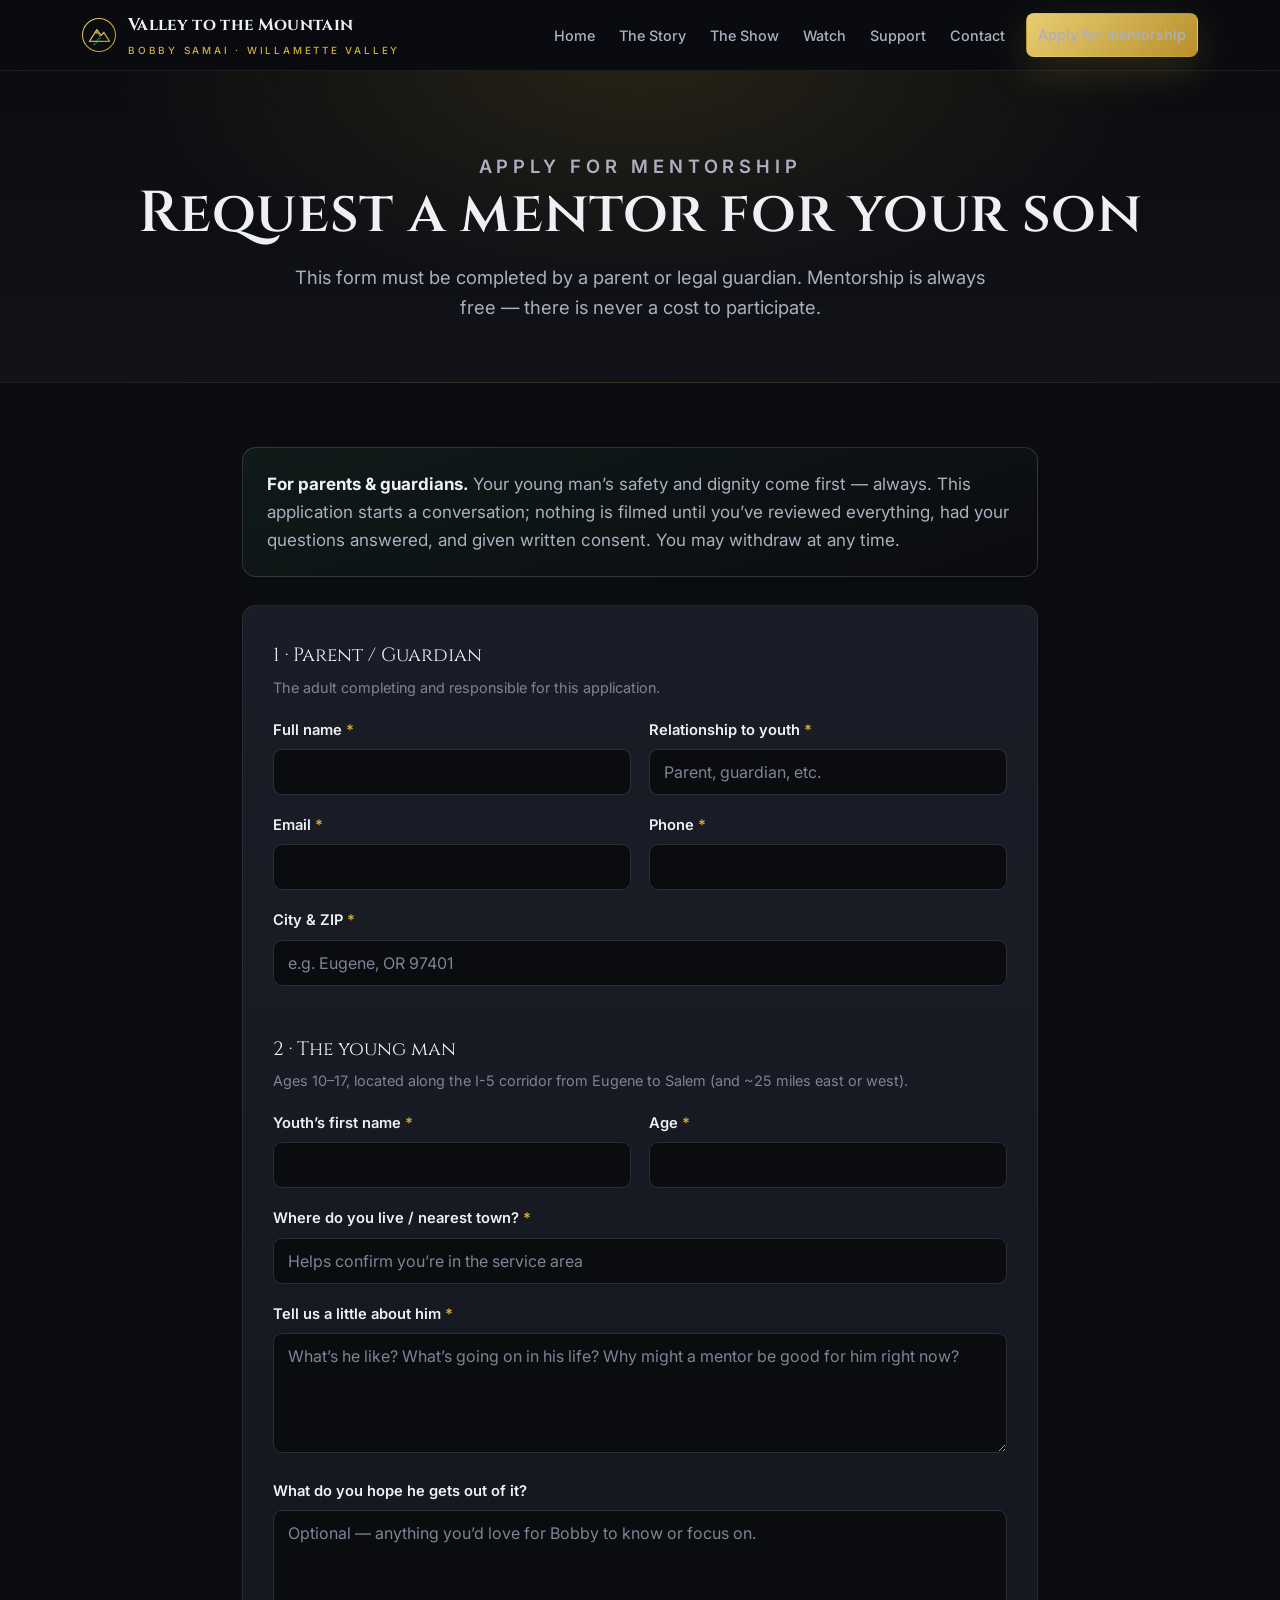
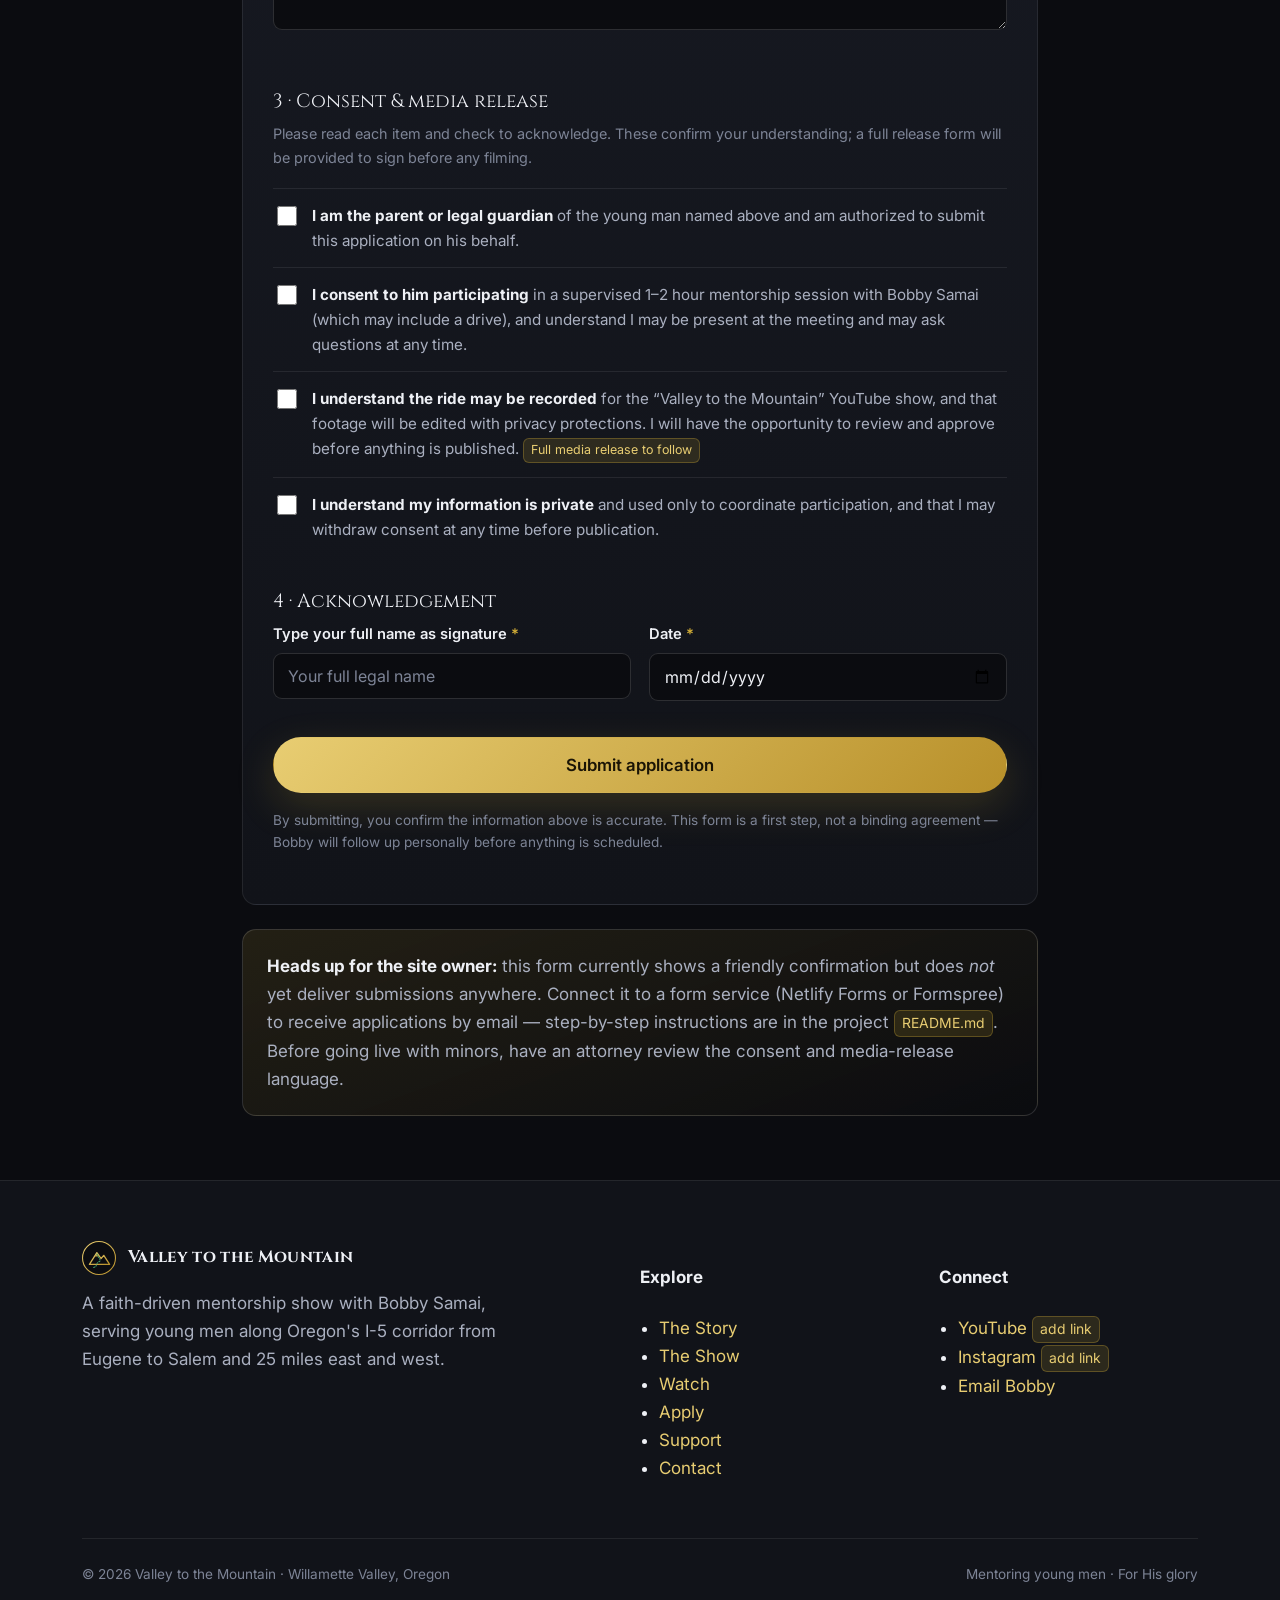
<file: apply.html>
<!DOCTYPE html>
<html lang="en">
<head>
  <meta charset="UTF-8" />
  <meta name="viewport" content="width=device-width, initial-scale=1.0" />
  <title>Apply for mentorship — Valley to the Mountain</title>
  <meta name="description" content="Parents and guardians: apply for your young man to be a guest on Valley to the Mountain. Includes consent and media-release acknowledgements." />
  <meta name="theme-color" content="#0b0c10" />
  <link rel="icon" href="assets/logo.svg" type="image/svg+xml" />
  <link rel="preconnect" href="https://fonts.googleapis.com" />
  <link rel="preconnect" href="https://fonts.gstatic.com" crossorigin />
  <link href="https://fonts.googleapis.com/css2?family=Cinzel:wght@500;600;700&family=Inter:wght@400;500;600;700&display=swap" rel="stylesheet" />
  <link rel="stylesheet" href="css/styles.css" />
</head>
<body>
  <a class="skip-link" href="#main">Skip to content</a>

  <header class="site-header">
    <div class="wrap">
      <nav class="nav" aria-label="Primary">
        <a class="brand" href="index.html">
          <img class="brand__mark" src="assets/logo.svg" alt="" />
          <span class="brand__name">Valley to the Mountain<small>Bobby Samai · Willamette Valley</small></span>
        </a>
        <button class="nav__toggle" aria-label="Toggle menu" aria-expanded="false" aria-controls="nav-links">
          <span></span><span></span><span></span>
        </button>
        <ul class="nav__links" id="nav-links">
          <li><a href="index.html">Home</a></li>
          <li><a href="story.html">The Story</a></li>
          <li><a href="show.html">The Show</a></li>
          <li><a href="episodes.html">Watch</a></li>
          <li><a href="support.html">Support</a></li>
          <li><a href="contact.html">Contact</a></li>
          <li class="nav__cta"><a class="btn btn--gold" href="apply.html">Apply for mentorship</a></li>
        </ul>
      </nav>
    </div>
  </header>

  <main id="main">
    <section class="page-head">
      <div class="wrap">
        <p class="eyebrow">Apply for mentorship</p>
        <h1>Request a mentor for your son</h1>
        <p>This form must be completed by a parent or legal guardian. Mentorship is always free — there is never a cost to participate.</p>
      </div>
    </section>

    <section class="section section--tight">
      <div class="wrap" style="max-width:840px;">

        <div class="notice reveal" style="margin-bottom:28px;">
          <strong>For parents &amp; guardians.</strong> Your young man’s safety and dignity come first — always. This application starts a conversation; nothing is filmed until you’ve reviewed everything, had your questions answered, and given written consent. You may withdraw at any time.
        </div>

        <!-- SUCCESS STATE -->
        <div class="form-success reveal" data-form-success role="status">
          <h2 class="h-md">Thank you — your application is in. 🙏</h2>
          <p class="muted" style="margin:0;">Bobby will personally review it and reach out to you using the contact details you provided. Keep an eye on your email and phone.</p>
          <p style="margin-top:18px;"><a class="btn btn--ghost" href="index.html">Back to home</a></p>
        </div>

        <!-- FORM -->
        <form class="form reveal" data-app-form data-demo="true" name="show-application" method="POST" novalidate>
          <!-- When using Netlify Forms, uncomment netlify attributes in README and this honeypot -->
          <p hidden><label>Don’t fill this out: <input name="bot-field" /></label></p>

          <!-- GUARDIAN -->
          <fieldset class="fieldset">
            <legend>1 · Parent / Guardian</legend>
            <p class="fieldset__hint">The adult completing and responsible for this application.</p>
            <div class="row">
              <div class="field">
                <label for="g-name">Full name <span class="req">*</span></label>
                <input id="g-name" name="guardian_name" type="text" autocomplete="name" required />
              </div>
              <div class="field">
                <label for="g-rel">Relationship to youth <span class="req">*</span></label>
                <input id="g-rel" name="guardian_relationship" type="text" placeholder="Parent, guardian, etc." required />
              </div>
            </div>
            <div class="row">
              <div class="field">
                <label for="g-email">Email <span class="req">*</span></label>
                <input id="g-email" name="guardian_email" type="email" autocomplete="email" required />
              </div>
              <div class="field">
                <label for="g-phone">Phone <span class="req">*</span></label>
                <input id="g-phone" name="guardian_phone" type="tel" autocomplete="tel" required />
              </div>
            </div>
            <div class="field">
              <label for="g-city">City &amp; ZIP <span class="req">*</span></label>
              <input id="g-city" name="guardian_location" type="text" placeholder="e.g. Eugene, OR 97401" required />
            </div>
          </fieldset>

          <!-- YOUTH -->
          <fieldset class="fieldset">
            <legend>2 · The young man</legend>
            <p class="fieldset__hint">Ages 10–17, located along the I-5 corridor from Eugene to Salem (and ~25 miles east or west).</p>
            <div class="row">
              <div class="field">
                <label for="y-name">Youth’s first name <span class="req">*</span></label>
                <input id="y-name" name="youth_first_name" type="text" required />
              </div>
              <div class="field">
                <label for="y-age">Age <span class="req">*</span></label>
                <input id="y-age" name="youth_age" type="number" min="10" max="17" required />
              </div>
            </div>
            <div class="field">
              <label for="y-area">Where do you live / nearest town? <span class="req">*</span></label>
              <input id="y-area" name="youth_area" type="text" placeholder="Helps confirm you’re in the service area" required />
            </div>
            <div class="field">
              <label for="y-about">Tell us a little about him <span class="req">*</span></label>
              <textarea id="y-about" name="youth_about" placeholder="What’s he like? What’s going on in his life? Why might a mentor be good for him right now?" required></textarea>
            </div>
            <div class="field">
              <label for="y-hope">What do you hope he gets out of it?</label>
              <textarea id="y-hope" name="youth_hopes" placeholder="Optional — anything you’d love for Bobby to know or focus on."></textarea>
            </div>
          </fieldset>

          <!-- CONSENT -->
          <fieldset class="fieldset">
            <legend>3 · Consent &amp; media release</legend>
            <p class="fieldset__hint">Please read each item and check to acknowledge. These confirm your understanding; a full release form will be provided to sign before any filming.</p>

            <div class="consent">
              <input id="c-guardian" name="consent_guardian" type="checkbox" required />
              <label for="c-guardian"><strong>I am the parent or legal guardian</strong> of the young man named above and am authorized to submit this application on his behalf.</label>
            </div>
            <div class="consent">
              <input id="c-ride" name="consent_ride" type="checkbox" required />
              <label for="c-ride"><strong>I consent to him participating</strong> in a supervised 1–2 hour mentorship session with Bobby Samai (which may include a drive), and understand I may be present at the meeting and may ask questions at any time.</label>
            </div>
            <div class="consent">
              <input id="c-media" name="consent_media" type="checkbox" required />
              <label for="c-media"><strong>I understand the ride may be recorded</strong> for the “Valley to the Mountain” YouTube show, and that footage will be edited with privacy protections. I will have the opportunity to review and approve before anything is published. <span class="placeholder-tag">Full media release to follow</span></label>
            </div>
            <div class="consent">
              <input id="c-privacy" name="consent_privacy" type="checkbox" required />
              <label for="c-privacy"><strong>I understand my information is private</strong> and used only to coordinate participation, and that I may withdraw consent at any time before publication.</label>
            </div>
          </fieldset>

          <!-- SIGNATURE -->
          <fieldset class="fieldset" style="margin-bottom:18px;">
            <legend>4 · Acknowledgement</legend>
            <div class="row">
              <div class="field">
                <label for="sig">Type your full name as signature <span class="req">*</span></label>
                <input id="sig" name="guardian_signature" type="text" placeholder="Your full legal name" required />
              </div>
              <div class="field">
                <label for="sig-date">Date <span class="req">*</span></label>
                <input id="sig-date" name="signature_date" type="date" required />
              </div>
            </div>
          </fieldset>

          <button class="btn btn--gold btn--block btn--lg" type="submit">Submit application</button>
          <p class="form__note">By submitting, you confirm the information above is accurate. This form is a first step, not a binding agreement — Bobby will follow up personally before anything is scheduled.</p>
        </form>

        <div class="notice notice--gold reveal" style="margin-top:24px;">
          <strong>Heads up for the site owner:</strong> this form currently shows a friendly confirmation but does <em>not</em> yet deliver submissions anywhere. Connect it to a form service (Netlify Forms or Formspree) to receive applications by email — step-by-step instructions are in the project <span class="placeholder-tag">README.md</span>. Before going live with minors, have an attorney review the consent and media-release language.
        </div>

      </div>
    </section>
  </main>

  <footer class="site-footer">
    <div class="wrap">
      <div class="footer__grid">
        <div>
          <div class="footer__brand">
            <img class="brand__mark" src="assets/logo.svg" alt="" />
            <span class="brand" style="gap:0;">Valley to the Mountain</span>
          </div>
          <p class="muted" style="max-width:42ch;">A faith-driven mentorship show with Bobby Samai, serving young men along Oregon's I-5 corridor from Eugene to Salem and 25 miles east and west.</p>
        </div>
        <div>
          <h4>Explore</h4>
          <ul>
            <li><a href="story.html">The Story</a></li>
            <li><a href="show.html">The Show</a></li>
            <li><a href="episodes.html">Watch</a></li>
            <li><a href="apply.html">Apply</a></li>
            <li><a href="support.html">Support</a></li>
            <li><a href="contact.html">Contact</a></li>
          </ul>
        </div>
        <div>
          <h4>Connect</h4>
          <ul>
            <li><a href="#" data-social="youtube">YouTube <span class="placeholder-tag">add link</span></a></li>
            <li><a href="#" data-social="instagram">Instagram <span class="placeholder-tag">add link</span></a></li>
            <li><a href="mailto:bsamaix@gmail.com">Email Bobby</a></li>
          </ul>
        </div>
      </div>
      <div class="footer__bottom">
        <span>© <span data-year>2026</span> Valley to the Mountain · Willamette Valley, Oregon</span>
        <span>Mentoring young men · For His glory</span>
      </div>
    </div>
  </footer>

  <script src="js/main.js"></script>
</body>
</html>
</file>
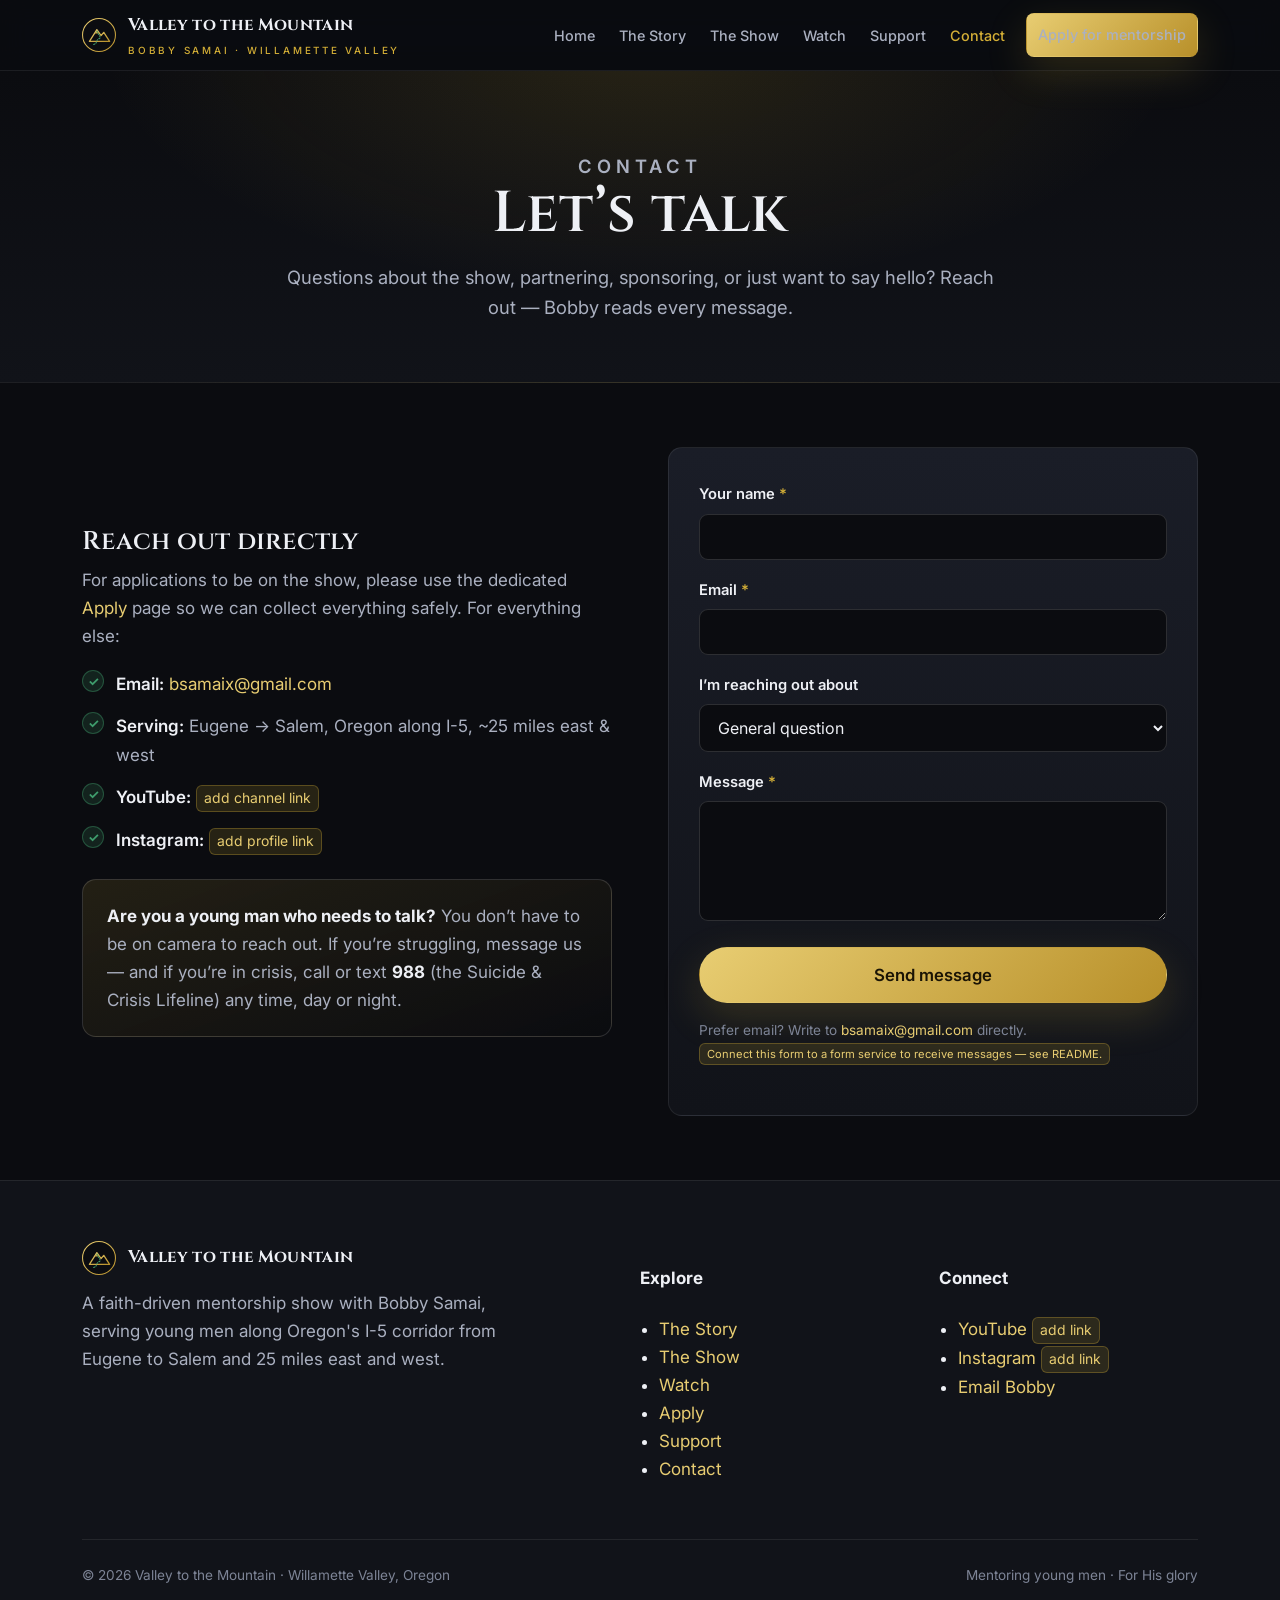
<file: contact.html>
<!DOCTYPE html>
<html lang="en">
<head>
  <meta charset="UTF-8" />
  <meta name="viewport" content="width=device-width, initial-scale=1.0" />
  <title>Contact — Valley to the Mountain</title>
  <meta name="description" content="Get in touch with Bobby Samai and the Valley to the Mountain team — for families, partners, sponsors, and supporters." />
  <meta name="theme-color" content="#0b0c10" />
  <link rel="icon" href="assets/logo.svg" type="image/svg+xml" />
  <link rel="preconnect" href="https://fonts.googleapis.com" />
  <link rel="preconnect" href="https://fonts.gstatic.com" crossorigin />
  <link href="https://fonts.googleapis.com/css2?family=Cinzel:wght@500;600;700&family=Inter:wght@400;500;600;700&display=swap" rel="stylesheet" />
  <link rel="stylesheet" href="css/styles.css" />
</head>
<body>
  <a class="skip-link" href="#main">Skip to content</a>

  <header class="site-header">
    <div class="wrap">
      <nav class="nav" aria-label="Primary">
        <a class="brand" href="index.html">
          <img class="brand__mark" src="assets/logo.svg" alt="" />
          <span class="brand__name">Valley to the Mountain<small>Bobby Samai · Willamette Valley</small></span>
        </a>
        <button class="nav__toggle" aria-label="Toggle menu" aria-expanded="false" aria-controls="nav-links">
          <span></span><span></span><span></span>
        </button>
        <ul class="nav__links" id="nav-links">
          <li><a href="index.html">Home</a></li>
          <li><a href="story.html">The Story</a></li>
          <li><a href="show.html">The Show</a></li>
          <li><a href="episodes.html">Watch</a></li>
          <li><a href="support.html">Support</a></li>
          <li><a href="contact.html" class="active">Contact</a></li>
          <li class="nav__cta"><a class="btn btn--gold" href="apply.html">Apply for mentorship</a></li>
        </ul>
      </nav>
    </div>
  </header>

  <main id="main">
    <section class="page-head">
      <div class="wrap">
        <p class="eyebrow">Contact</p>
        <h1>Let’s talk</h1>
        <p>Questions about the show, partnering, sponsoring, or just want to say hello? Reach out — Bobby reads every message.</p>
      </div>
    </section>

    <section class="section section--tight">
      <div class="wrap">
        <div class="split">
          <div class="reveal">
            <h2 class="h-md">Reach out directly</h2>
            <p class="muted">For applications to be on the show, please use the dedicated <a href="apply.html">Apply</a> page so we can collect everything safely. For everything else:</p>
            <ul class="checks" style="margin-top:20px;">
              <li><strong>Email:</strong> <a href="mailto:bsamaix@gmail.com">bsamaix@gmail.com</a></li>
              <li><strong>Serving:</strong> Eugene → Salem, Oregon along I-5, ~25 miles east &amp; west</li>
              <li><strong>YouTube:</strong> <span class="placeholder-tag">add channel link</span></li>
              <li><strong>Instagram:</strong> <span class="placeholder-tag">add profile link</span></li>
            </ul>
            <div class="notice notice--gold" style="margin-top:24px;">
              <strong>Are you a young man who needs to talk?</strong> You don’t have to be on camera to reach out. If you’re struggling, message us — and if you’re in crisis, call or text <strong>988</strong> (the Suicide &amp; Crisis Lifeline) any time, day or night.
            </div>
          </div>

          <div class="reveal">
            <form class="form" name="contact" method="POST" novalidate>
              <div class="field">
                <label for="c-name">Your name <span class="req">*</span></label>
                <input id="c-name" name="name" type="text" autocomplete="name" required />
              </div>
              <div class="field">
                <label for="c-email">Email <span class="req">*</span></label>
                <input id="c-email" name="email" type="email" autocomplete="email" required />
              </div>
              <div class="field">
                <label for="c-topic">I’m reaching out about</label>
                <select id="c-topic" name="topic">
                  <option>General question</option>
                  <option>Being on the show</option>
                  <option>Partnering / sponsoring</option>
                  <option>Supporting / giving</option>
                  <option>Media / press</option>
                  <option>Something else</option>
                </select>
              </div>
              <div class="field">
                <label for="c-msg">Message <span class="req">*</span></label>
                <textarea id="c-msg" name="message" required></textarea>
              </div>
              <button class="btn btn--gold btn--block btn--lg" type="submit">Send message</button>
              <p class="form__note">Prefer email? Write to <a href="mailto:bsamaix@gmail.com">bsamaix@gmail.com</a> directly. <span class="placeholder-tag">Connect this form to a form service to receive messages — see README.</span></p>
            </form>
          </div>
        </div>
      </div>
    </section>
  </main>

  <footer class="site-footer">
    <div class="wrap">
      <div class="footer__grid">
        <div>
          <div class="footer__brand">
            <img class="brand__mark" src="assets/logo.svg" alt="" />
            <span class="brand" style="gap:0;">Valley to the Mountain</span>
          </div>
          <p class="muted" style="max-width:42ch;">A faith-driven mentorship show with Bobby Samai, serving young men along Oregon's I-5 corridor from Eugene to Salem and 25 miles east and west.</p>
        </div>
        <div>
          <h4>Explore</h4>
          <ul>
            <li><a href="story.html">The Story</a></li>
            <li><a href="show.html">The Show</a></li>
            <li><a href="episodes.html">Watch</a></li>
            <li><a href="apply.html">Apply</a></li>
            <li><a href="support.html">Support</a></li>
            <li><a href="contact.html">Contact</a></li>
          </ul>
        </div>
        <div>
          <h4>Connect</h4>
          <ul>
            <li><a href="#" data-social="youtube">YouTube <span class="placeholder-tag">add link</span></a></li>
            <li><a href="#" data-social="instagram">Instagram <span class="placeholder-tag">add link</span></a></li>
            <li><a href="mailto:bsamaix@gmail.com">Email Bobby</a></li>
          </ul>
        </div>
      </div>
      <div class="footer__bottom">
        <span>© <span data-year>2026</span> Valley to the Mountain · Willamette Valley, Oregon</span>
        <span>Mentoring young men · For His glory</span>
      </div>
    </div>
  </footer>

  <script src="js/main.js"></script>
</body>
</html>
</file>
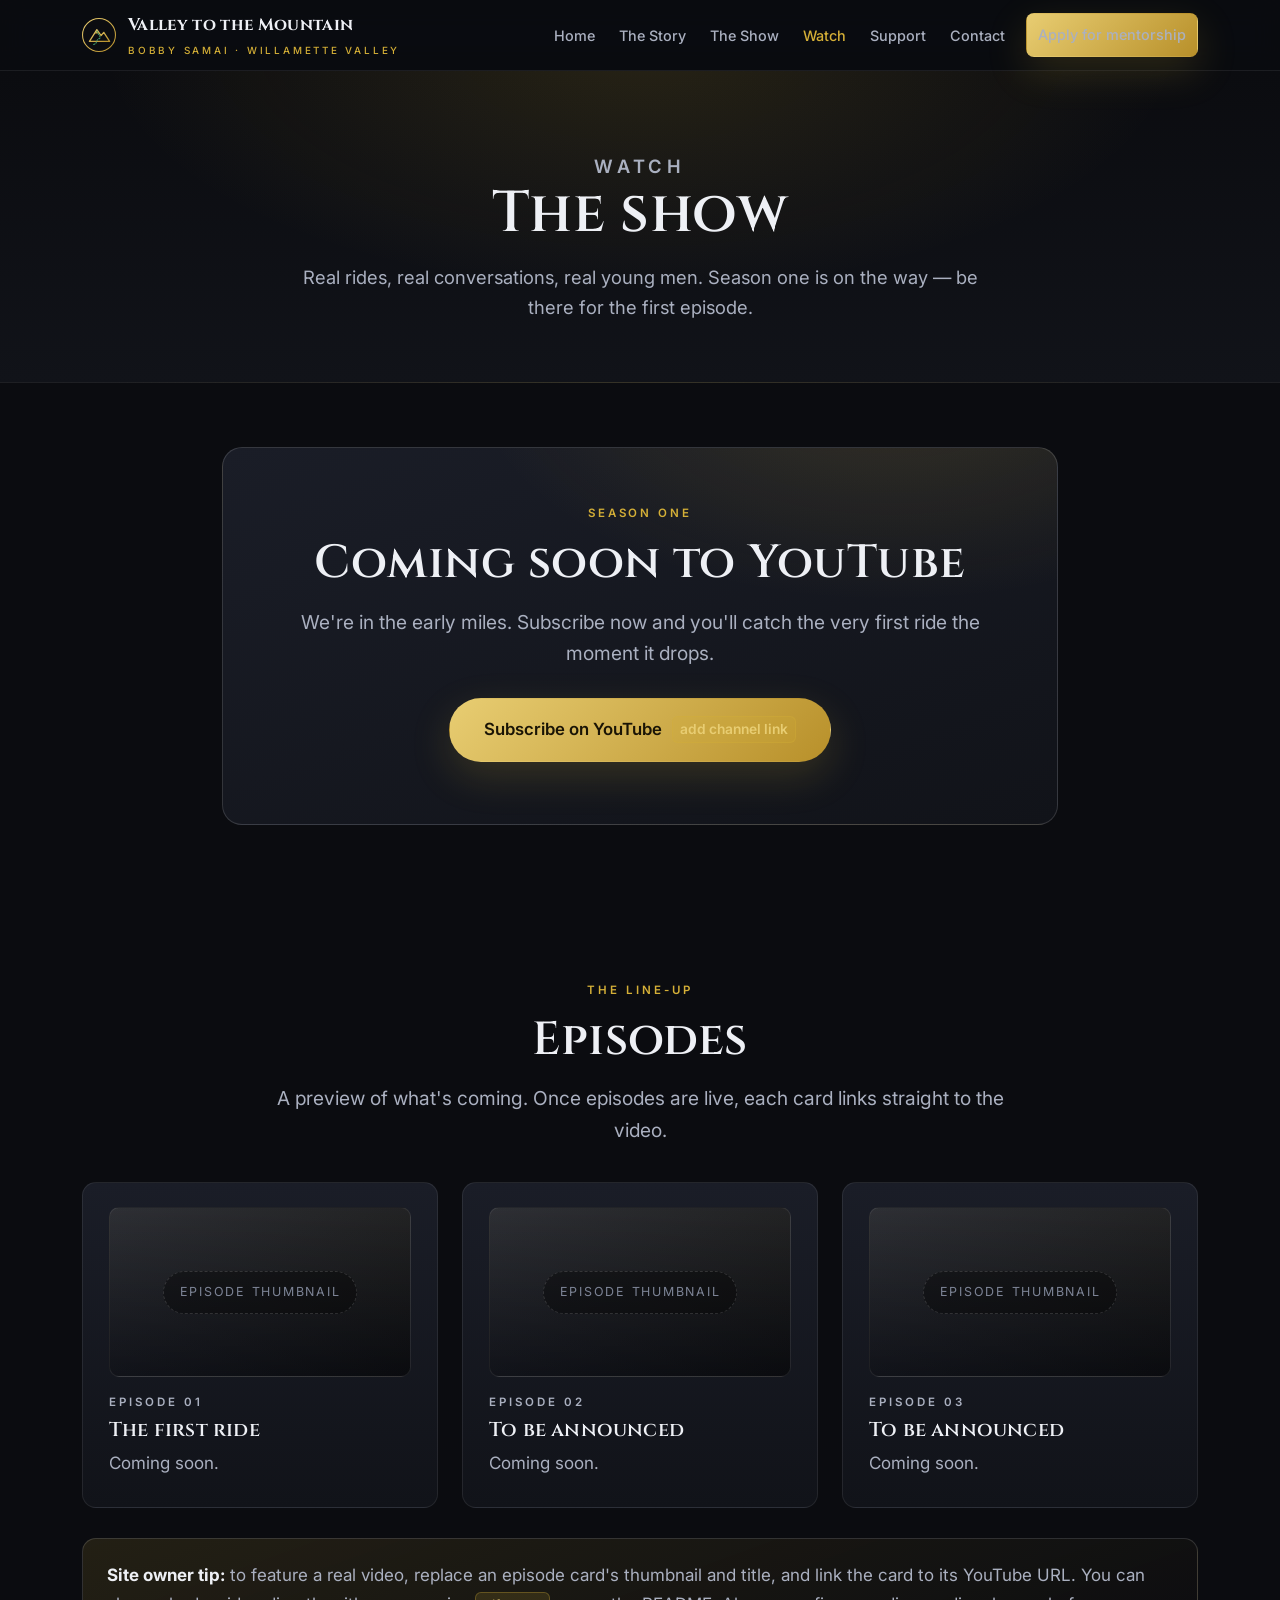
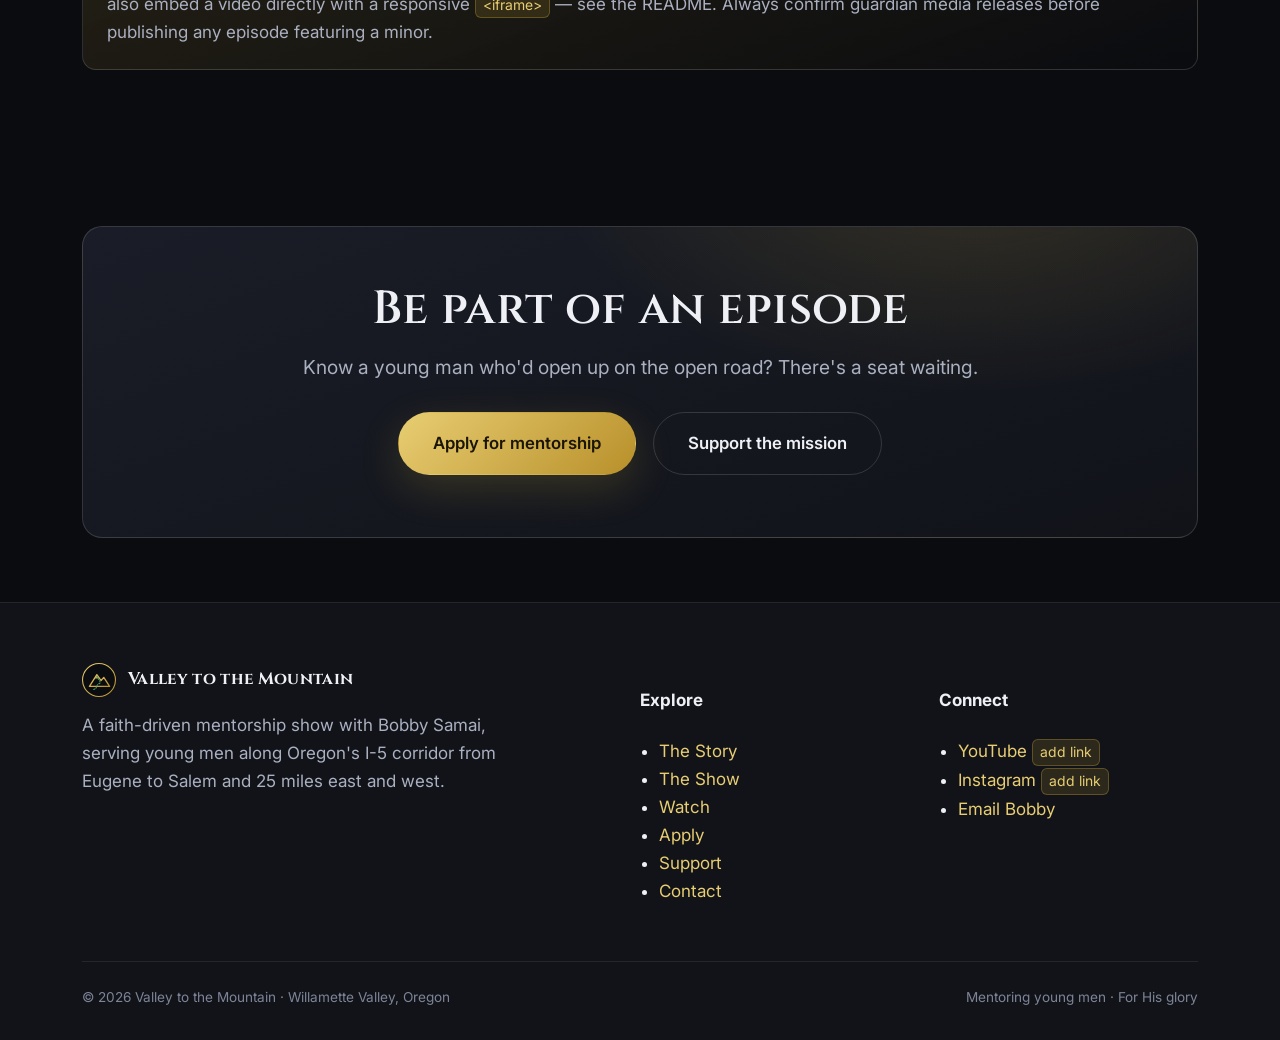
<file: episodes.html>
<!DOCTYPE html>
<html lang="en">
<head>
  <meta charset="UTF-8" />
  <meta name="viewport" content="width=device-width, initial-scale=1.0" />
  <title>Watch — Episodes | Valley to the Mountain</title>
  <meta name="description" content="Watch Valley to the Mountain — real conversations with young men from Oregon's Willamette Valley, from behind the wheel of a Lamborghini Huracán. Season one coming soon." />
  <meta name="theme-color" content="#0b0c10" />
  <link rel="icon" href="assets/logo.svg" type="image/svg+xml" />
  <link rel="preconnect" href="https://fonts.googleapis.com" />
  <link rel="preconnect" href="https://fonts.gstatic.com" crossorigin />
  <link href="https://fonts.googleapis.com/css2?family=Cinzel:wght@500;600;700&family=Inter:wght@400;500;600;700&display=swap" rel="stylesheet" />
  <link rel="stylesheet" href="css/styles.css" />
</head>
<body>
  <a class="skip-link" href="#main">Skip to content</a>

  <header class="site-header">
    <div class="wrap">
      <nav class="nav" aria-label="Primary">
        <a class="brand" href="index.html">
          <img class="brand__mark" src="assets/logo.svg" alt="" />
          <span class="brand__name">Valley to the Mountain<small>Bobby Samai · Willamette Valley</small></span>
        </a>
        <button class="nav__toggle" aria-label="Toggle menu" aria-expanded="false" aria-controls="nav-links">
          <span></span><span></span><span></span>
        </button>
        <ul class="nav__links" id="nav-links">
          <li><a href="index.html">Home</a></li>
          <li><a href="story.html">The Story</a></li>
          <li><a href="show.html">The Show</a></li>
          <li><a href="episodes.html" class="active">Watch</a></li>
          <li><a href="support.html">Support</a></li>
          <li><a href="contact.html">Contact</a></li>
          <li class="nav__cta"><a class="btn btn--gold" href="apply.html">Apply for mentorship</a></li>
        </ul>
      </nav>
    </div>
  </header>

  <main id="main">
    <section class="page-head">
      <div class="wrap">
        <p class="eyebrow">Watch</p>
        <h1>The show</h1>
        <p>Real rides, real conversations, real young men. Season one is on the way — be there for the first episode.</p>
      </div>
    </section>

    <!-- COMING SOON -->
    <section class="section section--tight">
      <div class="wrap" style="max-width:880px;">
        <div class="panel cta-band reveal">
          <p class="eyebrow">Season one</p>
          <h2 class="h-lg">Coming soon to YouTube</h2>
          <p class="lead" style="margin:0 auto 22px;">We're in the early miles. Subscribe now and you'll catch the very first ride the moment it drops.</p>
          <a class="btn btn--gold btn--lg" href="#" data-social="youtube">Subscribe on YouTube <span class="placeholder-tag">add channel link</span></a>
        </div>
      </div>
    </section>

    <!-- EPISODE PLACEHOLDERS -->
    <section class="section">
      <div class="wrap">
        <div class="center" style="margin-bottom:36px;">
          <p class="eyebrow reveal">The line-up</p>
          <h2 class="h-lg reveal">Episodes</h2>
          <p class="lead reveal" style="margin:0 auto;">A preview of what's coming. Once episodes are live, each card links straight to the video.</p>
        </div>
        <div class="grid grid--3">
          <article class="card reveal">
            <div class="split__media" style="min-height:170px; border-radius:10px; margin:-6px 0 16px;"><span class="media-note">Episode thumbnail</span></div>
            <p class="eyebrow" style="margin-bottom:6px;">Episode 01</p>
            <h3>The first ride</h3>
            <p>Coming soon.</p>
          </article>
          <article class="card reveal">
            <div class="split__media" style="min-height:170px; border-radius:10px; margin:-6px 0 16px;"><span class="media-note">Episode thumbnail</span></div>
            <p class="eyebrow" style="margin-bottom:6px;">Episode 02</p>
            <h3>To be announced</h3>
            <p>Coming soon.</p>
          </article>
          <article class="card reveal">
            <div class="split__media" style="min-height:170px; border-radius:10px; margin:-6px 0 16px;"><span class="media-note">Episode thumbnail</span></div>
            <p class="eyebrow" style="margin-bottom:6px;">Episode 03</p>
            <h3>To be announced</h3>
            <p>Coming soon.</p>
          </article>
        </div>
        <div class="notice notice--gold reveal" style="margin-top:30px;">
          <strong>Site owner tip:</strong> to feature a real video, replace an episode card's thumbnail and title, and link the card to its YouTube URL. You can also embed a video directly with a responsive <span class="placeholder-tag">&lt;iframe&gt;</span> — see the README. Always confirm guardian media releases before publishing any episode featuring a minor.
        </div>
      </div>
    </section>

    <!-- CTA -->
    <section class="section section--tight">
      <div class="wrap">
        <div class="panel cta-band reveal">
          <h2 class="h-lg">Be part of an episode</h2>
          <p class="lead" style="margin:0 auto 22px;">Know a young man who'd open up on the open road? There's a seat waiting.</p>
          <a class="btn btn--gold btn--lg" href="apply.html">Apply for mentorship</a>
          <a class="btn btn--ghost btn--lg" href="support.html">Support the mission</a>
        </div>
      </div>
    </section>
  </main>

  <footer class="site-footer">
    <div class="wrap">
      <div class="footer__grid">
        <div>
          <div class="footer__brand">
            <img class="brand__mark" src="assets/logo.svg" alt="" />
            <span class="brand" style="gap:0;">Valley to the Mountain</span>
          </div>
          <p class="muted" style="max-width:42ch;">A faith-driven mentorship show with Bobby Samai, serving young men along Oregon's I-5 corridor from Eugene to Salem and 25 miles east and west.</p>
        </div>
        <div>
          <h4>Explore</h4>
          <ul>
            <li><a href="story.html">The Story</a></li>
            <li><a href="show.html">The Show</a></li>
            <li><a href="episodes.html">Watch</a></li>
            <li><a href="apply.html">Apply</a></li>
            <li><a href="support.html">Support</a></li>
            <li><a href="contact.html">Contact</a></li>
          </ul>
        </div>
        <div>
          <h4>Connect</h4>
          <ul>
            <li><a href="#" data-social="youtube">YouTube <span class="placeholder-tag">add link</span></a></li>
            <li><a href="#" data-social="instagram">Instagram <span class="placeholder-tag">add link</span></a></li>
            <li><a href="mailto:bsamaix@gmail.com">Email Bobby</a></li>
          </ul>
        </div>
      </div>
      <div class="footer__bottom">
        <span>© <span data-year>2026</span> Valley to the Mountain · Willamette Valley, Oregon</span>
        <span>Mentoring young men · For His glory</span>
      </div>
    </div>
  </footer>

  <script src="js/main.js"></script>
</body>
</html>
</file>
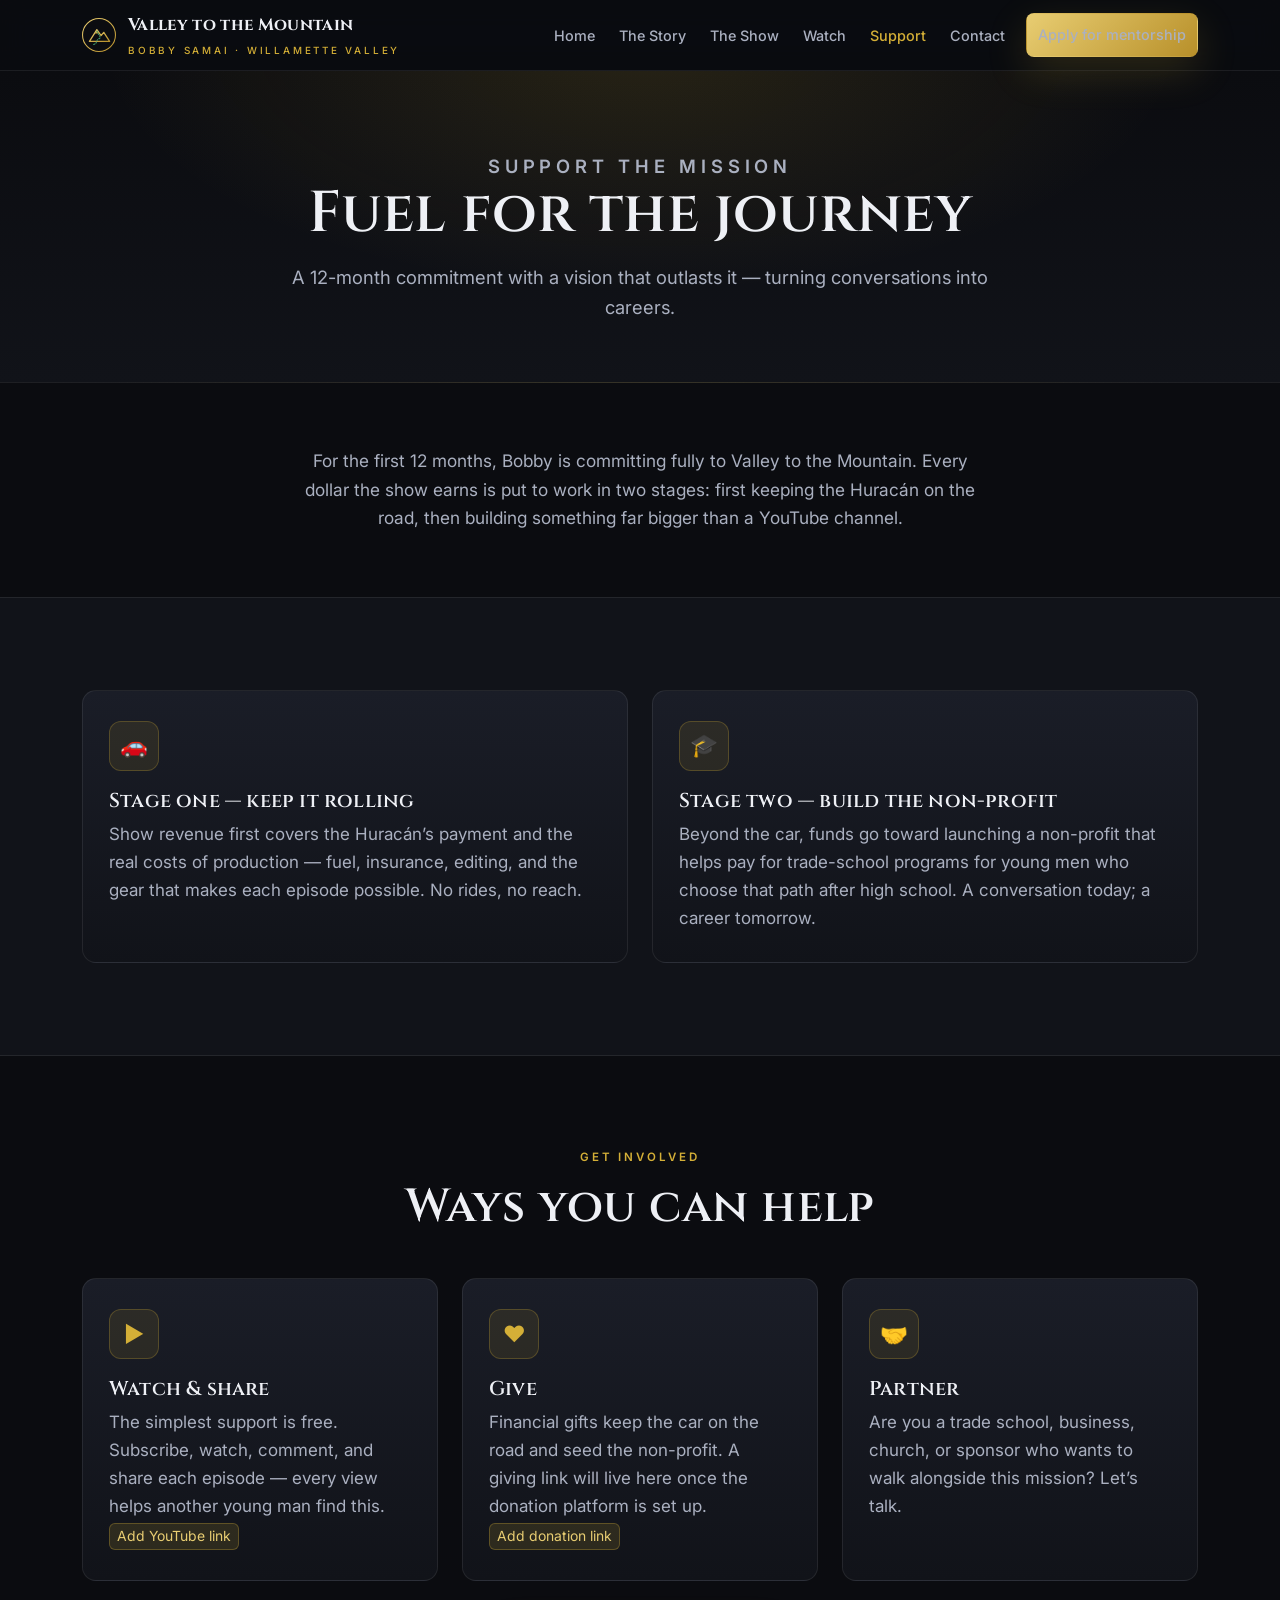
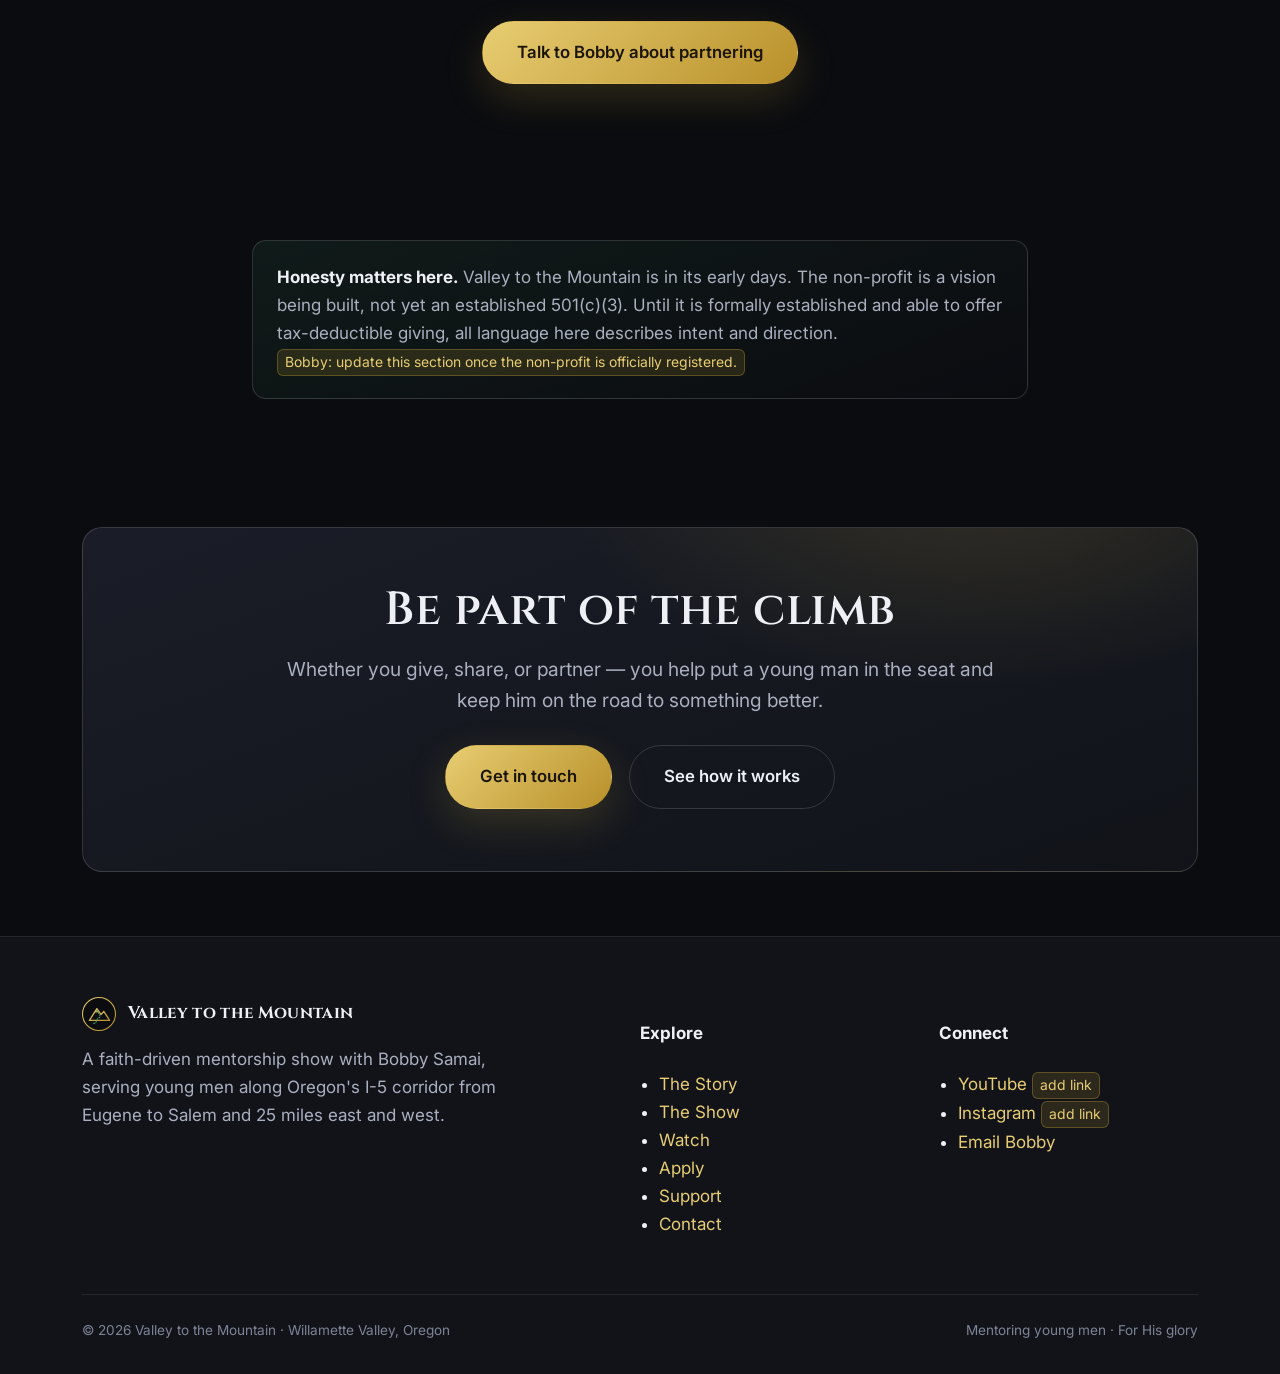
<file: support.html>
<!DOCTYPE html>
<html lang="en">
<head>
  <meta charset="UTF-8" />
  <meta name="viewport" content="width=device-width, initial-scale=1.0" />
  <title>Support the Mission — Valley to the Mountain</title>
  <meta name="description" content="The 12-month plan: fund the Huracán, then build a non-profit that helps pay for trade-school programs for young men in Oregon's Willamette Valley." />
  <meta name="theme-color" content="#0b0c10" />
  <link rel="icon" href="assets/logo.svg" type="image/svg+xml" />
  <link rel="preconnect" href="https://fonts.googleapis.com" />
  <link rel="preconnect" href="https://fonts.gstatic.com" crossorigin />
  <link href="https://fonts.googleapis.com/css2?family=Cinzel:wght@500;600;700&family=Inter:wght@400;500;600;700&display=swap" rel="stylesheet" />
  <link rel="stylesheet" href="css/styles.css" />
</head>
<body>
  <a class="skip-link" href="#main">Skip to content</a>

  <header class="site-header">
    <div class="wrap">
      <nav class="nav" aria-label="Primary">
        <a class="brand" href="index.html">
          <img class="brand__mark" src="assets/logo.svg" alt="" />
          <span class="brand__name">Valley to the Mountain<small>Bobby Samai · Willamette Valley</small></span>
        </a>
        <button class="nav__toggle" aria-label="Toggle menu" aria-expanded="false" aria-controls="nav-links">
          <span></span><span></span><span></span>
        </button>
        <ul class="nav__links" id="nav-links">
          <li><a href="index.html">Home</a></li>
          <li><a href="story.html">The Story</a></li>
          <li><a href="show.html">The Show</a></li>
          <li><a href="episodes.html">Watch</a></li>
          <li><a href="support.html" class="active">Support</a></li>
          <li><a href="contact.html">Contact</a></li>
          <li class="nav__cta"><a class="btn btn--gold" href="apply.html">Apply for mentorship</a></li>
        </ul>
      </nav>
    </div>
  </header>

  <main id="main">
    <section class="page-head">
      <div class="wrap">
        <p class="eyebrow">Support the mission</p>
        <h1>Fuel for the journey</h1>
        <p>A 12-month commitment with a vision that outlasts it — turning conversations into careers.</p>
      </div>
    </section>

    <!-- THE PLAN -->
    <section class="section section--tight">
      <div class="wrap">
        <div class="prose center reveal">
          <p class="lead" style="margin:0 auto;">For the first 12 months, Bobby is committing fully to Valley to the Mountain. Every dollar the show earns is put to work in two stages: first keeping the Huracán on the road, then building something far bigger than a YouTube channel.</p>
        </div>
      </div>
    </section>

    <!-- TWO STAGES -->
    <section class="section" style="background:var(--night); border-top:1px solid var(--line); border-bottom:1px solid var(--line);">
      <div class="wrap">
        <div class="grid grid--2">
          <article class="card reveal">
            <div class="card__icon">🚗</div>
            <h3>Stage one — keep it rolling</h3>
            <p class="muted">Show revenue first covers the Huracán’s payment and the real costs of production — fuel, insurance, editing, and the gear that makes each episode possible. No rides, no reach.</p>
          </article>
          <article class="card reveal">
            <div class="card__icon">🎓</div>
            <h3>Stage two — build the non-profit</h3>
            <p class="muted">Beyond the car, funds go toward launching a non-profit that helps pay for trade-school programs for young men who choose that path after high school. A conversation today; a career tomorrow.</p>
          </article>
        </div>
      </div>
    </section>

    <!-- WAYS TO HELP -->
    <section class="section">
      <div class="wrap">
        <div class="center" style="margin-bottom:44px;">
          <p class="eyebrow reveal">Get involved</p>
          <h2 class="h-lg reveal">Ways you can help</h2>
        </div>
        <div class="grid grid--3">
          <article class="card reveal">
            <div class="card__icon">▶</div>
            <h3>Watch &amp; share</h3>
            <p>The simplest support is free. Subscribe, watch, comment, and share each episode — every view helps another young man find this. <span class="placeholder-tag">Add YouTube link</span></p>
          </article>
          <article class="card reveal">
            <div class="card__icon">❤</div>
            <h3>Give</h3>
            <p>Financial gifts keep the car on the road and seed the non-profit. A giving link will live here once the donation platform is set up. <span class="placeholder-tag">Add donation link</span></p>
          </article>
          <article class="card reveal">
            <div class="card__icon">🤝</div>
            <h3>Partner</h3>
            <p>Are you a trade school, business, church, or sponsor who wants to walk alongside this mission? Let’s talk.</p>
          </article>
        </div>
        <div class="center reveal" style="margin-top:40px;">
          <a class="btn btn--gold btn--lg" href="contact.html">Talk to Bobby about partnering</a>
        </div>
      </div>
    </section>

    <!-- TRANSPARENCY NOTE -->
    <section class="section section--tight">
      <div class="wrap" style="max-width:820px;">
        <div class="notice reveal">
          <strong>Honesty matters here.</strong> Valley to the Mountain is in its early days. The non-profit is a vision being built, not yet an established 501(c)(3). Until it is formally established and able to offer tax-deductible giving, all language here describes intent and direction. <span class="placeholder-tag">Bobby: update this section once the non-profit is officially registered.</span>
        </div>
      </div>
    </section>

    <!-- CTA -->
    <section class="section section--tight">
      <div class="wrap">
        <div class="panel cta-band reveal">
          <h2 class="h-lg">Be part of the climb</h2>
          <p class="lead" style="margin:0 auto 22px;">Whether you give, share, or partner — you help put a young man in the seat and keep him on the road to something better.</p>
          <a class="btn btn--gold btn--lg" href="contact.html">Get in touch</a>
          <a class="btn btn--ghost btn--lg" href="show.html">See how it works</a>
        </div>
      </div>
    </section>
  </main>

  <footer class="site-footer">
    <div class="wrap">
      <div class="footer__grid">
        <div>
          <div class="footer__brand">
            <img class="brand__mark" src="assets/logo.svg" alt="" />
            <span class="brand" style="gap:0;">Valley to the Mountain</span>
          </div>
          <p class="muted" style="max-width:42ch;">A faith-driven mentorship show with Bobby Samai, serving young men along Oregon's I-5 corridor from Eugene to Salem and 25 miles east and west.</p>
        </div>
        <div>
          <h4>Explore</h4>
          <ul>
            <li><a href="story.html">The Story</a></li>
            <li><a href="show.html">The Show</a></li>
            <li><a href="episodes.html">Watch</a></li>
            <li><a href="apply.html">Apply</a></li>
            <li><a href="support.html">Support</a></li>
            <li><a href="contact.html">Contact</a></li>
          </ul>
        </div>
        <div>
          <h4>Connect</h4>
          <ul>
            <li><a href="#" data-social="youtube">YouTube <span class="placeholder-tag">add link</span></a></li>
            <li><a href="#" data-social="instagram">Instagram <span class="placeholder-tag">add link</span></a></li>
            <li><a href="mailto:bsamaix@gmail.com">Email Bobby</a></li>
          </ul>
        </div>
      </div>
      <div class="footer__bottom">
        <span>© <span data-year>2026</span> Valley to the Mountain · Willamette Valley, Oregon</span>
        <span>Mentoring young men · For His glory</span>
      </div>
    </div>
  </footer>

  <script src="js/main.js"></script>
</body>
</html>
</file>
<file: css/styles.css>
/* =========================================================
   Valley to the Mountain — Design System
   Premium dark + gold aesthetic for a faith-driven youth
   mentorship show. Mobile-first, accessible, no build step.
   ========================================================= */

:root {
  /* Palette */
  --black:      #0b0c10;
  --night:      #111319;
  --slate:      #1a1d27;
  --slate-2:    #232734;
  --line:       rgba(255, 255, 255, 0.08);
  --line-2:     rgba(255, 255, 255, 0.14);

  --text:       #eef0f5;
  --muted:      #aab0c0;
  --muted-2:    #7d8496;

  --gold:       #d4af37;   /* summit light / Lamborghini */
  --gold-soft:  #e8cd72;
  --gold-deep:  #b8902a;
  --valley:     #3f9d6d;   /* valley green */

  /* Typography */
  --serif: "Cinzel", Georgia, "Times New Roman", serif;
  --sans:  "Inter", -apple-system, BlinkMacSystemFont, "Segoe UI", Roboto, Helvetica, Arial, sans-serif;

  /* Layout */
  --maxw: 1160px;
  --radius: 14px;
  --radius-sm: 9px;
  --shadow: 0 18px 50px rgba(0, 0, 0, 0.45);
  --shadow-gold: 0 14px 40px rgba(212, 175, 55, 0.18);

  --ease: cubic-bezier(0.22, 1, 0.36, 1);
}

/* ---------- Reset ---------- */
*, *::before, *::after { box-sizing: border-box; }
html { scroll-behavior: smooth; -webkit-text-size-adjust: 100%; }
body {
  margin: 0;
  font-family: var(--sans);
  color: var(--text);
  background: var(--black);
  line-height: 1.65;
  font-size: 17px;
  -webkit-font-smoothing: antialiased;
  overflow-x: hidden;
}
img { max-width: 100%; display: block; }
a { color: var(--gold-soft); text-decoration: none; transition: color .2s var(--ease); }
a:hover { color: var(--gold); }
h1, h2, h3 { font-family: var(--serif); font-weight: 600; line-height: 1.15; letter-spacing: .01em; }
p { margin: 0 0 1rem; }
ul { margin: 0 0 1rem; padding-left: 1.2rem; }

/* ---------- Utilities ---------- */
.wrap { width: 100%; max-width: var(--maxw); margin: 0 auto; padding: 0 22px; }
.section { padding: 92px 0; position: relative; }
.section--tight { padding: 64px 0; }
.center { text-align: center; }
.eyebrow {
  font-family: var(--sans);
  text-transform: uppercase;
  letter-spacing: .26em;
  font-size: .72rem;
  font-weight: 600;
  color: var(--gold);
  margin: 0 0 14px;
}
.lead { font-size: 1.2rem; color: var(--muted); max-width: 62ch; }
.center .lead { margin-left: auto; margin-right: auto; }
.muted { color: var(--muted); }
.gold { color: var(--gold); }
.h-xl { font-size: clamp(2.4rem, 6vw, 4.2rem); margin: 0 0 18px; }
.h-lg { font-size: clamp(1.9rem, 4vw, 2.9rem); margin: 0 0 16px; }
.h-md { font-size: clamp(1.3rem, 2.5vw, 1.6rem); margin: 0 0 10px; }
.divider { height: 1px; background: var(--line); border: 0; margin: 0; }
.skip-link {
  position: absolute; left: -9999px; top: 0; background: var(--gold); color: #000;
  padding: 10px 16px; z-index: 200; border-radius: 0 0 8px 0;
}
.skip-link:focus { left: 0; }

/* ---------- Buttons ---------- */
.btn {
  display: inline-flex; align-items: center; gap: .55em;
  font-family: var(--sans); font-weight: 600; font-size: .98rem;
  padding: 14px 26px; border-radius: 100px; border: 1px solid transparent;
  cursor: pointer; transition: transform .2s var(--ease), box-shadow .25s var(--ease), background .2s var(--ease);
  white-space: nowrap;
}
.btn:focus-visible { outline: 2px solid var(--gold-soft); outline-offset: 3px; }
.btn--gold {
  background: linear-gradient(135deg, var(--gold-soft), var(--gold-deep));
  color: #1a1405; box-shadow: var(--shadow-gold);
}
.btn--gold:hover { transform: translateY(-2px); color: #1a1405; box-shadow: 0 18px 46px rgba(212,175,55,.3); }
.btn--ghost { background: transparent; color: var(--text); border-color: var(--line-2); }
.btn--ghost:hover { border-color: var(--gold); color: var(--gold); transform: translateY(-2px); }
.btn--block { width: 100%; justify-content: center; }
.btn--lg { padding: 17px 34px; font-size: 1.05rem; }

/* ---------- Header / Nav ---------- */
.site-header {
  position: sticky; top: 0; z-index: 100;
  background: rgba(11, 12, 16, 0.72);
  backdrop-filter: saturate(150%) blur(14px);
  -webkit-backdrop-filter: saturate(150%) blur(14px);
  border-bottom: 1px solid var(--line);
}
.nav { display: flex; align-items: center; justify-content: space-between; height: 70px; }
.brand { display: flex; align-items: center; gap: 12px; font-family: var(--serif); font-weight: 700; color: var(--text); font-size: 1.05rem; letter-spacing: .02em; }
.brand:hover { color: var(--text); }
.brand__mark { width: 34px; height: 34px; flex: 0 0 auto; }
.brand__name small { display: block; font-family: var(--sans); font-weight: 500; font-size: .62rem; letter-spacing: .28em; text-transform: uppercase; color: var(--gold); margin-top: 2px; }
.nav__links { display: flex; align-items: center; gap: 2px; list-style: none; margin: 0; padding: 0; }
.nav__links a {
  color: var(--muted); font-weight: 500; font-size: .9rem; padding: 9px 11px; border-radius: 8px;
  white-space: nowrap;
  transition: color .2s var(--ease), background .2s var(--ease);
}
.nav__links a:hover { color: var(--text); background: rgba(255,255,255,.05); }
.nav__links a.active { color: var(--gold); }
.nav__cta { margin-left: 8px; }
.nav__toggle {
  display: none; background: none; border: 1px solid var(--line-2); border-radius: 9px;
  width: 44px; height: 42px; cursor: pointer; padding: 0;
}
.nav__toggle span { display: block; width: 20px; height: 2px; background: var(--text); margin: 4px auto; transition: .25s var(--ease); }
.nav__toggle[aria-expanded="true"] span:nth-child(1) { transform: translateY(6px) rotate(45deg); }
.nav__toggle[aria-expanded="true"] span:nth-child(2) { opacity: 0; }
.nav__toggle[aria-expanded="true"] span:nth-child(3) { transform: translateY(-6px) rotate(-45deg); }

@media (max-width: 980px) {
  .nav__toggle { display: block; }
  .nav__links {
    position: fixed; inset: 70px 0 auto 0; flex-direction: column; align-items: stretch; gap: 2px;
    background: var(--night); border-bottom: 1px solid var(--line); padding: 14px 16px 22px;
    transform: translateY(-120%); transition: transform .32s var(--ease); box-shadow: var(--shadow);
  }
  .nav__links.open { transform: translateY(0); }
  .nav__links a { padding: 14px 12px; font-size: 1.05rem; border-bottom: 1px solid var(--line); border-radius: 0; }
  .nav__cta { margin: 12px 0 0; }
  .nav__cta .btn { width: 100%; justify-content: center; }
}

/* ---------- Hero ---------- */
.hero {
  position: relative; min-height: 90vh; display: flex; align-items: center;
  padding: 80px 0; overflow: hidden;
  background:
    radial-gradient(1100px 560px at 75% -8%, rgba(212,175,55,.16), transparent 60%),
    radial-gradient(900px 500px at 12% 108%, rgba(63,157,109,.14), transparent 60%),
    linear-gradient(180deg, var(--black), var(--night));
}
.hero__media {
  position: absolute; inset: 0; z-index: 0;
  background-image: linear-gradient(90deg, rgba(11,12,16,.92) 0%, rgba(11,12,16,.55) 45%, rgba(11,12,16,.25) 100%), var(--hero-img, none);
  background-size: cover; background-position: center right;
  opacity: .9;
}
.hero__inner { position: relative; z-index: 1; max-width: 760px; }
.hero h1 { font-size: clamp(2.7rem, 8vw, 5.4rem); margin: 0 0 8px; }
.hero h1 .grad {
  background: linear-gradient(120deg, var(--gold-soft), var(--gold), var(--gold-deep));
  -webkit-background-clip: text; background-clip: text; -webkit-text-fill-color: transparent;
}
.hero__sub { font-size: 1.3rem; color: var(--muted); max-width: 56ch; margin: 18px 0 32px; }
.hero__actions { display: flex; flex-wrap: wrap; gap: 14px; }
.hero__scripture { margin-top: 40px; font-style: italic; color: var(--muted-2); border-left: 2px solid var(--gold-deep); padding-left: 16px; max-width: 50ch; }

/* ---------- Stat strip ---------- */
.stats { background: var(--night); border-top: 1px solid var(--line); border-bottom: 1px solid var(--line); }
.stats__grid { display: grid; grid-template-columns: repeat(4, 1fr); gap: 20px; padding: 44px 0; }
.stat { text-align: center; }
.stat__num { font-family: var(--serif); font-size: clamp(1.6rem, 3.4vw, 2.3rem); color: var(--gold); }
.stat__label { font-size: .82rem; color: var(--muted); text-transform: uppercase; letter-spacing: .12em; }
@media (max-width: 680px) { .stats__grid { grid-template-columns: repeat(2, 1fr); gap: 28px 16px; } }

/* ---------- Cards / grids ---------- */
.grid { display: grid; gap: 24px; }
.grid--3 { grid-template-columns: repeat(3, 1fr); }
.grid--2 { grid-template-columns: repeat(2, 1fr); }
.grid--4 { grid-template-columns: repeat(4, 1fr); }
@media (max-width: 920px) { .grid--3, .grid--4 { grid-template-columns: repeat(2, 1fr); } }
@media (max-width: 620px) { .grid--2, .grid--3, .grid--4 { grid-template-columns: 1fr; } }

.card {
  background: linear-gradient(180deg, var(--slate), var(--night));
  border: 1px solid var(--line); border-radius: var(--radius); padding: 30px 26px;
  transition: transform .25s var(--ease), border-color .25s var(--ease), box-shadow .25s var(--ease);
}
.card:hover { transform: translateY(-4px); border-color: var(--line-2); box-shadow: var(--shadow); }
.card__icon {
  width: 50px; height: 50px; border-radius: 12px; display: grid; place-items: center; margin-bottom: 18px;
  background: rgba(212,175,55,.1); border: 1px solid rgba(212,175,55,.25); color: var(--gold); font-size: 1.4rem;
}
.card h3 { margin: 0 0 8px; font-size: 1.25rem; }
.card p { color: var(--muted); margin: 0; }

/* Numbered step cards */
.step { position: relative; padding-top: 34px; }
.step__n {
  position: absolute; top: -6px; left: 26px;
  font-family: var(--serif); font-size: 3.2rem; color: rgba(212,175,55,.22); line-height: 1;
}

/* ---------- Split feature ---------- */
.split { display: grid; grid-template-columns: 1fr 1fr; gap: 56px; align-items: center; }
.split--reverse .split__media { order: 2; }
@media (max-width: 860px) { .split { grid-template-columns: 1fr; gap: 36px; } .split--reverse .split__media { order: 0; } }
.split__media {
  border-radius: var(--radius); min-height: 360px; border: 1px solid var(--line);
  background:
    linear-gradient(180deg, rgba(212,175,55,.06), rgba(0,0,0,.4)),
    var(--feature-img, linear-gradient(135deg, var(--slate-2), var(--night)));
  background-size: cover; background-position: center; position: relative; overflow: hidden;
  display: grid; place-items: center;
}
.media-note {
  font-family: var(--sans); font-size: .78rem; letter-spacing: .14em; text-transform: uppercase;
  color: var(--muted-2); border: 1px dashed var(--line-2); padding: 10px 16px; border-radius: 100px; background: rgba(0,0,0,.35);
}

/* ---------- Panels / CTA ---------- */
.panel {
  background:
    radial-gradient(700px 380px at 80% -20%, rgba(212,175,55,.16), transparent 60%),
    linear-gradient(160deg, var(--slate), var(--night));
  border: 1px solid var(--line-2); border-radius: 20px; padding: 56px 44px;
}
.cta-band { text-align: center; }
.cta-band .btn { margin: 6px; }

/* ---------- Timeline (story) ---------- */
.timeline { position: relative; max-width: 760px; margin: 0 auto; padding-left: 28px; }
.timeline::before { content: ""; position: absolute; left: 6px; top: 6px; bottom: 6px; width: 2px; background: linear-gradient(var(--gold-deep), var(--valley)); }
.tl { position: relative; padding: 0 0 38px 26px; }
.tl::before { content: ""; position: absolute; left: -28px; top: 6px; width: 14px; height: 14px; border-radius: 50%; background: var(--gold); box-shadow: 0 0 0 5px rgba(212,175,55,.16); }
.tl__year { font-family: var(--serif); color: var(--gold); font-size: 1.05rem; letter-spacing: .04em; }
.tl h3 { margin: 4px 0 8px; font-size: 1.35rem; }
.tl p { color: var(--muted); margin: 0; }

/* ---------- Checklist ---------- */
.checks { list-style: none; padding: 0; margin: 0; display: grid; gap: 14px; }
.checks li { position: relative; padding-left: 34px; color: var(--muted); }
.checks li::before {
  content: "✓"; position: absolute; left: 0; top: 0; width: 22px; height: 22px; border-radius: 50%;
  background: rgba(63,157,109,.16); color: var(--valley); display: grid; place-items: center; font-size: .8rem; font-weight: 700;
  border: 1px solid rgba(63,157,109,.4);
}
.checks strong { color: var(--text); font-weight: 600; }

/* ---------- Notice / callout ---------- */
.notice {
  border-radius: var(--radius); padding: 22px 24px; border: 1px solid var(--line-2);
  background: linear-gradient(160deg, rgba(63,157,109,.1), rgba(11,12,16,.4)); color: var(--muted);
}
.notice strong { color: var(--text); }
.notice--gold { background: linear-gradient(160deg, rgba(212,175,55,.12), rgba(11,12,16,.4)); }

/* ---------- Forms ---------- */
.form { background: linear-gradient(180deg, var(--slate), var(--night)); border: 1px solid var(--line); border-radius: var(--radius); padding: 34px 30px; }
.fieldset { border: 0; padding: 0; margin: 0 0 30px; }
.fieldset legend {
  font-family: var(--serif); font-size: 1.2rem; color: var(--text); padding: 0; margin-bottom: 4px;
  display: flex; align-items: center; gap: 10px;
}
.fieldset__hint { color: var(--muted-2); font-size: .9rem; margin: 0 0 18px; }
.field { margin-bottom: 18px; }
.field label { display: block; font-weight: 600; font-size: .92rem; margin-bottom: 7px; color: var(--text); }
.field .req { color: var(--gold); }
.field input, .field select, .field textarea {
  width: 100%; font-family: var(--sans); font-size: 1rem; color: var(--text);
  background: var(--black); border: 1px solid var(--line-2); border-radius: var(--radius-sm);
  padding: 12px 14px; transition: border-color .2s var(--ease), box-shadow .2s var(--ease);
}
.field input::placeholder, .field textarea::placeholder { color: var(--muted-2); }
.field input:focus, .field select:focus, .field textarea:focus {
  outline: none; border-color: var(--gold); box-shadow: 0 0 0 3px rgba(212,175,55,.16);
}
.field textarea { min-height: 120px; resize: vertical; }
.row { display: grid; grid-template-columns: 1fr 1fr; gap: 18px; }
@media (max-width: 560px) { .row { grid-template-columns: 1fr; } }
.consent { display: flex; gap: 12px; align-items: flex-start; padding: 14px 0; border-top: 1px solid var(--line); }
.consent input { width: 20px; height: 20px; margin-top: 3px; flex: 0 0 auto; accent-color: var(--gold); }
.consent label { font-weight: 400; color: var(--muted); font-size: .95rem; margin: 0; }
.consent label strong { color: var(--text); }
.form__note { font-size: .85rem; color: var(--muted-2); margin-top: 16px; }
.form-success {
  display: none; background: linear-gradient(160deg, rgba(63,157,109,.16), rgba(11,12,16,.4));
  border: 1px solid rgba(63,157,109,.5); border-radius: var(--radius); padding: 28px; text-align: center;
}
.field-error { color: #ff8a8a; font-size: .85rem; margin-top: 6px; display: none; }
.field input:invalid.touched, .field textarea:invalid.touched, .field select:invalid.touched { border-color: #ff8a8a; }

/* ---------- FAQ ---------- */
.faq { max-width: 800px; margin: 0 auto; }
.faq details { border-bottom: 1px solid var(--line); padding: 6px 0; }
.faq summary {
  cursor: pointer; list-style: none; padding: 18px 40px 18px 4px; font-weight: 600; font-size: 1.08rem;
  position: relative; color: var(--text);
}
.faq summary::-webkit-details-marker { display: none; }
.faq summary::after { content: "+"; position: absolute; right: 8px; top: 16px; font-size: 1.5rem; color: var(--gold); transition: transform .25s var(--ease); }
.faq details[open] summary::after { transform: rotate(45deg); }
.faq details p { color: var(--muted); padding: 0 4px 18px; margin: 0; }

/* ---------- Footer ---------- */
.site-footer { background: var(--night); border-top: 1px solid var(--line); padding: 60px 0 32px; }
.footer__grid { display: grid; grid-template-columns: 2fr 1fr 1fr; gap: 40px; margin-bottom: 40px; }
@media (max-width: 760px) { .footer__grid { grid-template-columns: 1fr; gap: 28px; } }
.footer__brand { display: flex; align-items: center; gap: 12px; margin-bottom: 14px; }
.footer h4 { font-family: var(--sans); text-transform: uppercase; letter-spacing: .16em; font-size: .76rem; color: var(--gold); margin: 0 0 16px; }
.footer ul { list-style: none; padding: 0; margin: 0; }
.footer ul li { margin-bottom: 10px; }
.footer ul a { color: var(--muted); font-size: .95rem; }
.footer ul a:hover { color: var(--gold); }
.footer__bottom { display: flex; justify-content: space-between; flex-wrap: wrap; gap: 12px; padding-top: 24px; border-top: 1px solid var(--line); color: var(--muted-2); font-size: .85rem; }
.footer__bottom a { color: var(--muted-2); }

/* ---------- Reveal animation ---------- */
.reveal { opacity: 0; transform: translateY(22px); transition: opacity .7s var(--ease), transform .7s var(--ease); }
.reveal.in { opacity: 1; transform: none; }
@media (prefers-reduced-motion: reduce) {
  * { scroll-behavior: auto !important; }
  .reveal { opacity: 1; transform: none; transition: none; }
  .btn:hover, .card:hover { transform: none; }
}

/* ---------- Page header (interior pages) ---------- */
.page-head {
  padding: 80px 0 60px; text-align: center;
  background: radial-gradient(900px 420px at 50% -10%, rgba(212,175,55,.14), transparent 60%), linear-gradient(180deg, var(--black), var(--night));
  border-bottom: 1px solid var(--line);
}
.page-head h1 { font-size: clamp(2.2rem, 5.5vw, 3.6rem); margin: 0 0 14px; }
.page-head p { max-width: 60ch; margin: 0 auto; color: var(--muted); font-size: 1.15rem; }

/* prose */
.prose { max-width: 720px; margin: 0 auto; }
.prose p { color: var(--muted); font-size: 1.08rem; }
.prose h2 { margin-top: 40px; }
.placeholder-tag {
  display: inline-block; background: rgba(212,175,55,.14); color: var(--gold-soft);
  border: 1px solid rgba(212,175,55,.3); border-radius: 6px; padding: 1px 7px; font-size: .82em; font-family: var(--sans);
}
</file>
